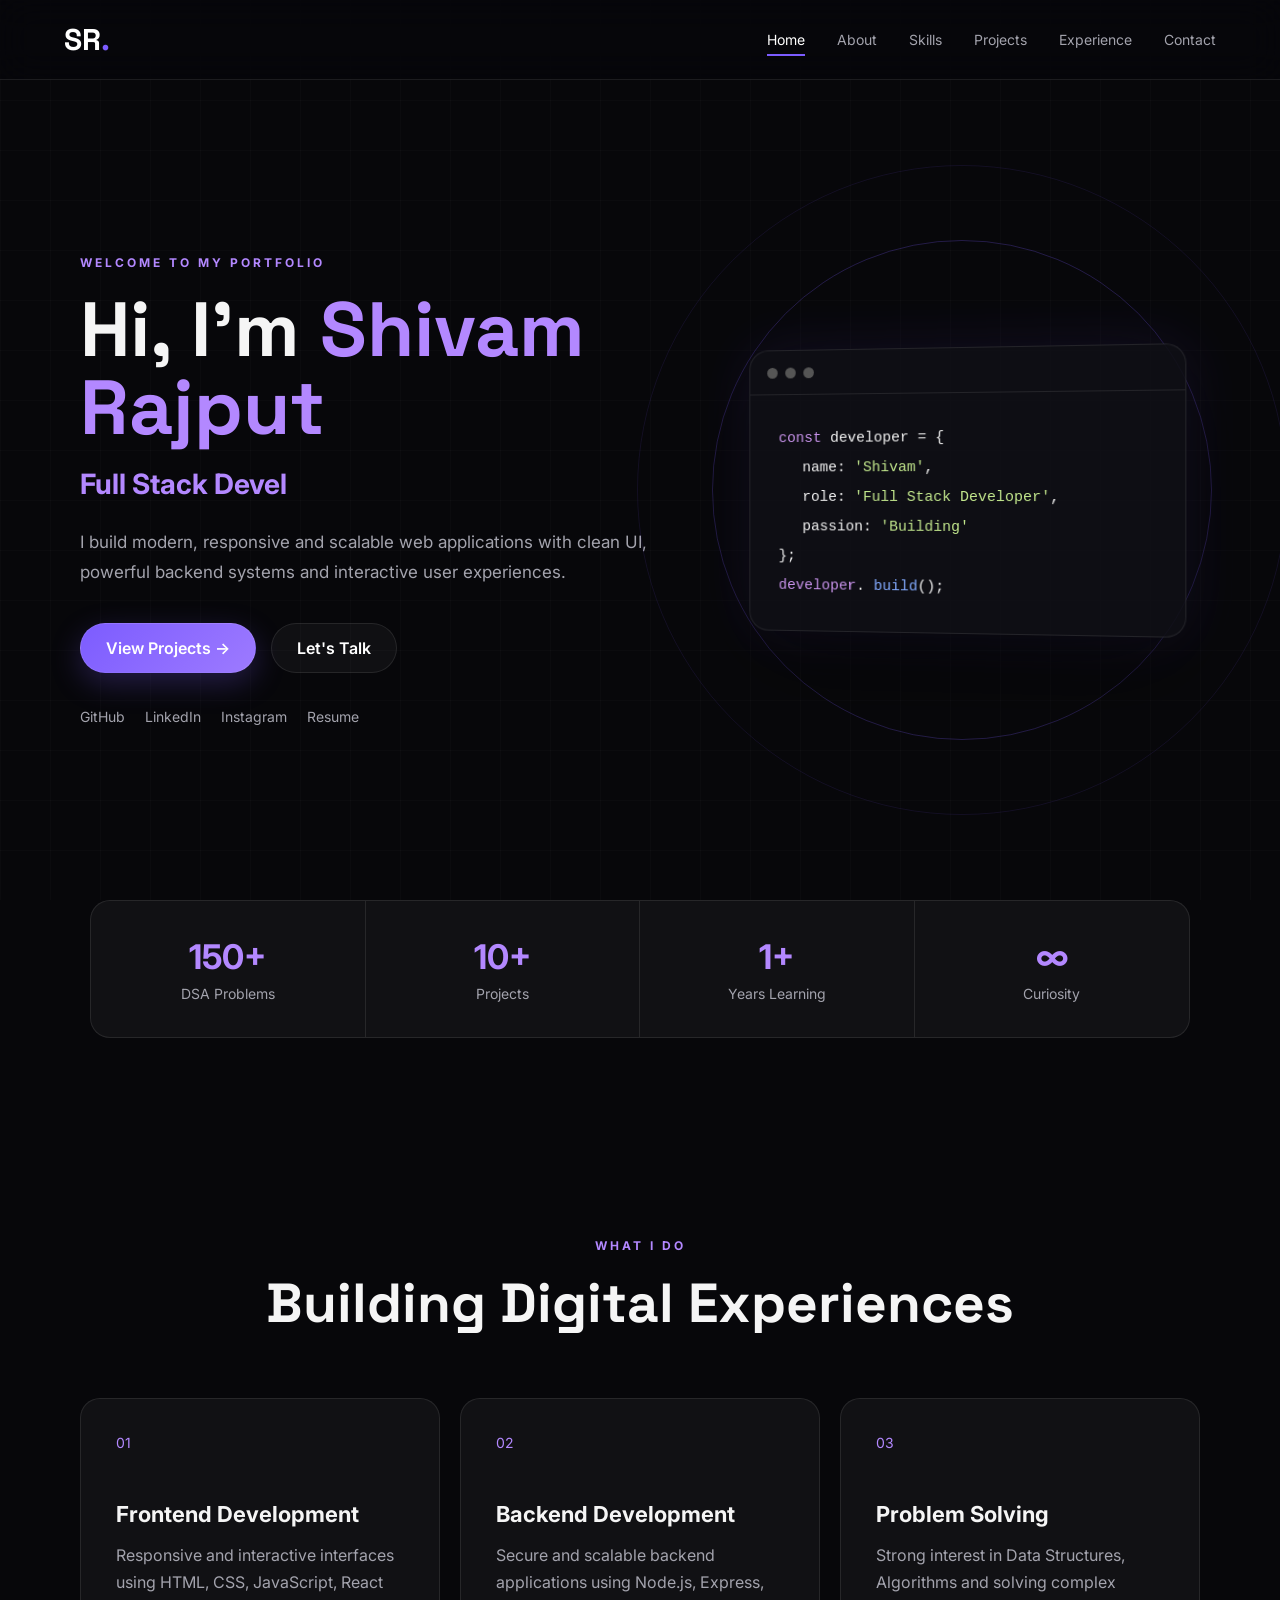
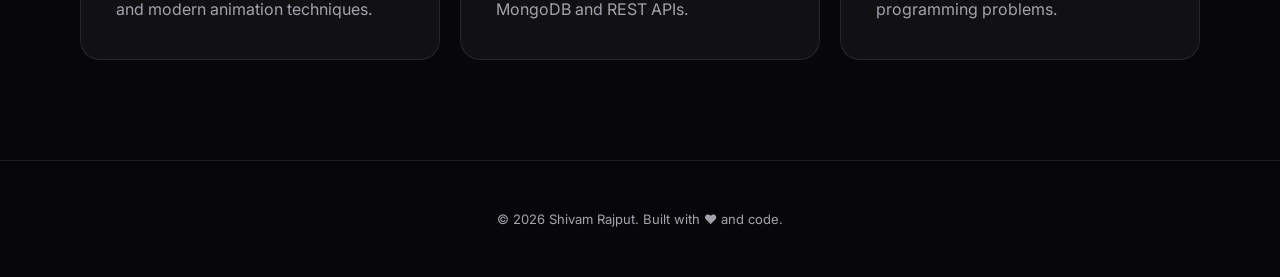
<file: index.html>
<!DOCTYPE html>
<html lang="en">
<head>
    <meta charset="UTF-8">
    <meta name="viewport" content="width=device-width, initial-scale=1.0">
    <title>Shivam Rajput | Full Stack Developer</title>
    <link rel="stylesheet" href="css/style.css">
</head>

<body>

<header class="navbar">
    <a href="index.html" class="logo">SR<span>.</span></a>

    <button class="menu-btn" id="menuBtn">☰</button>

    <nav id="navMenu">
        <a href="index.html" class="active">Home</a>
        <a href="about.html">About</a>
        <a href="skills.html">Skills</a>
        <a href="projects.html">Projects</a>
        <a href="experience.html">Experience</a>
        <a href="contact.html">Contact</a>
    </nav>
</header>

<main>

<section class="hero">

    <div class="hero-content reveal">

        <p class="hero-tag">WELCOME TO MY PORTFOLIO</p>

        <h1>
            Hi, I'm <span>Shivam Rajput</span>
        </h1>

        <h2>
            <span id="typing"></span>
        </h2>

        <p class="hero-description">
            I build modern, responsive and scalable web applications
            with clean UI, powerful backend systems and interactive
            user experiences.
        </p>

        <div class="hero-buttons">
            <a href="projects.html" class="btn primary">View Projects →</a>
            <a href="contact.html" class="btn secondary">Let's Talk</a>
        </div>

        <div class="social-links">
            <a href="https://github.com/shivam7067" target="_blank">GitHub</a>
            <a href="https://www.linkedin.com/in/shivam-rajput-a454b332a" target="_blank">LinkedIn</a>
            <a href="https://www.instagram.com/im.shivam.rajput?igsi=MTFmNzdsOXFkaWQyaQ==" target="_blank">Instagram</a>
            <a href="/Shivam_Rajput_Resume1 (1).pdf" target="_blank">Resume</a>
        </div>

    </div>

    <div class="hero-visual reveal">

        <div class="orbit orbit1"></div>
        <div class="orbit orbit2"></div>

        <div class="developer-card">

            <div class="card-top">
                <span></span>
                <span></span>
                <span></span>
            </div>

            <div class="code">
                <p><span class="purple">const</span> developer = {</p>

                <p class="indent">
                    name:
                    <span class="green">'Shivam'</span>,
                </p>

                <p class="indent">
                    role:
                    <span class="green">'Full Stack Developer'</span>,
                </p>

                <p class="indent">
                    passion:
                    <span class="green">'Building'</span>
                </p>

                <p>};</p>

                <p>
                    <span class="purple">developer</span>.
                    <span class="blue">build</span>();
                </p>
            </div>

        </div>

    </div>

</section>


<section class="stats">

    <div class="stat reveal">
        <h3>150+</h3>
        <p>DSA Problems</p>
    </div>

    <div class="stat reveal">
        <h3>10+</h3>
        <p>Projects</p>
    </div>

    <div class="stat reveal">
        <h3>1+</h3>
        <p>Years Learning</p>
    </div>

    <div class="stat reveal">
        <h3>∞</h3>
        <p>Curiosity</p>
    </div>

</section>


<section class="home-section">

    <div class="section-heading reveal">
        <p>WHAT I DO</p>
        <h2>Building Digital Experiences</h2>
    </div>

    <div class="service-grid">

        <div class="service-card reveal">
            <div class="service-icon">01</div>
            <h3>Frontend Development</h3>
            <p>
                Responsive and interactive interfaces using HTML,
                CSS, JavaScript, React and modern animation techniques.
            </p>
        </div>

        <div class="service-card reveal">
            <div class="service-icon">02</div>
            <h3>Backend Development</h3>
            <p>
                Secure and scalable backend applications using
                Node.js, Express, MongoDB and REST APIs.
            </p>
        </div>

        <div class="service-card reveal">
            <div class="service-icon">03</div>
            <h3>Problem Solving</h3>
            <p>
                Strong interest in Data Structures, Algorithms and
                solving complex programming problems.
            </p>
        </div>

    </div>

</section>

</main>

<footer>
    <p>© 2026 Shivam Rajput. Built with ❤️ and code.</p>
</footer>

<script src="js/script.js"></script>
</body>


</html>
</file>
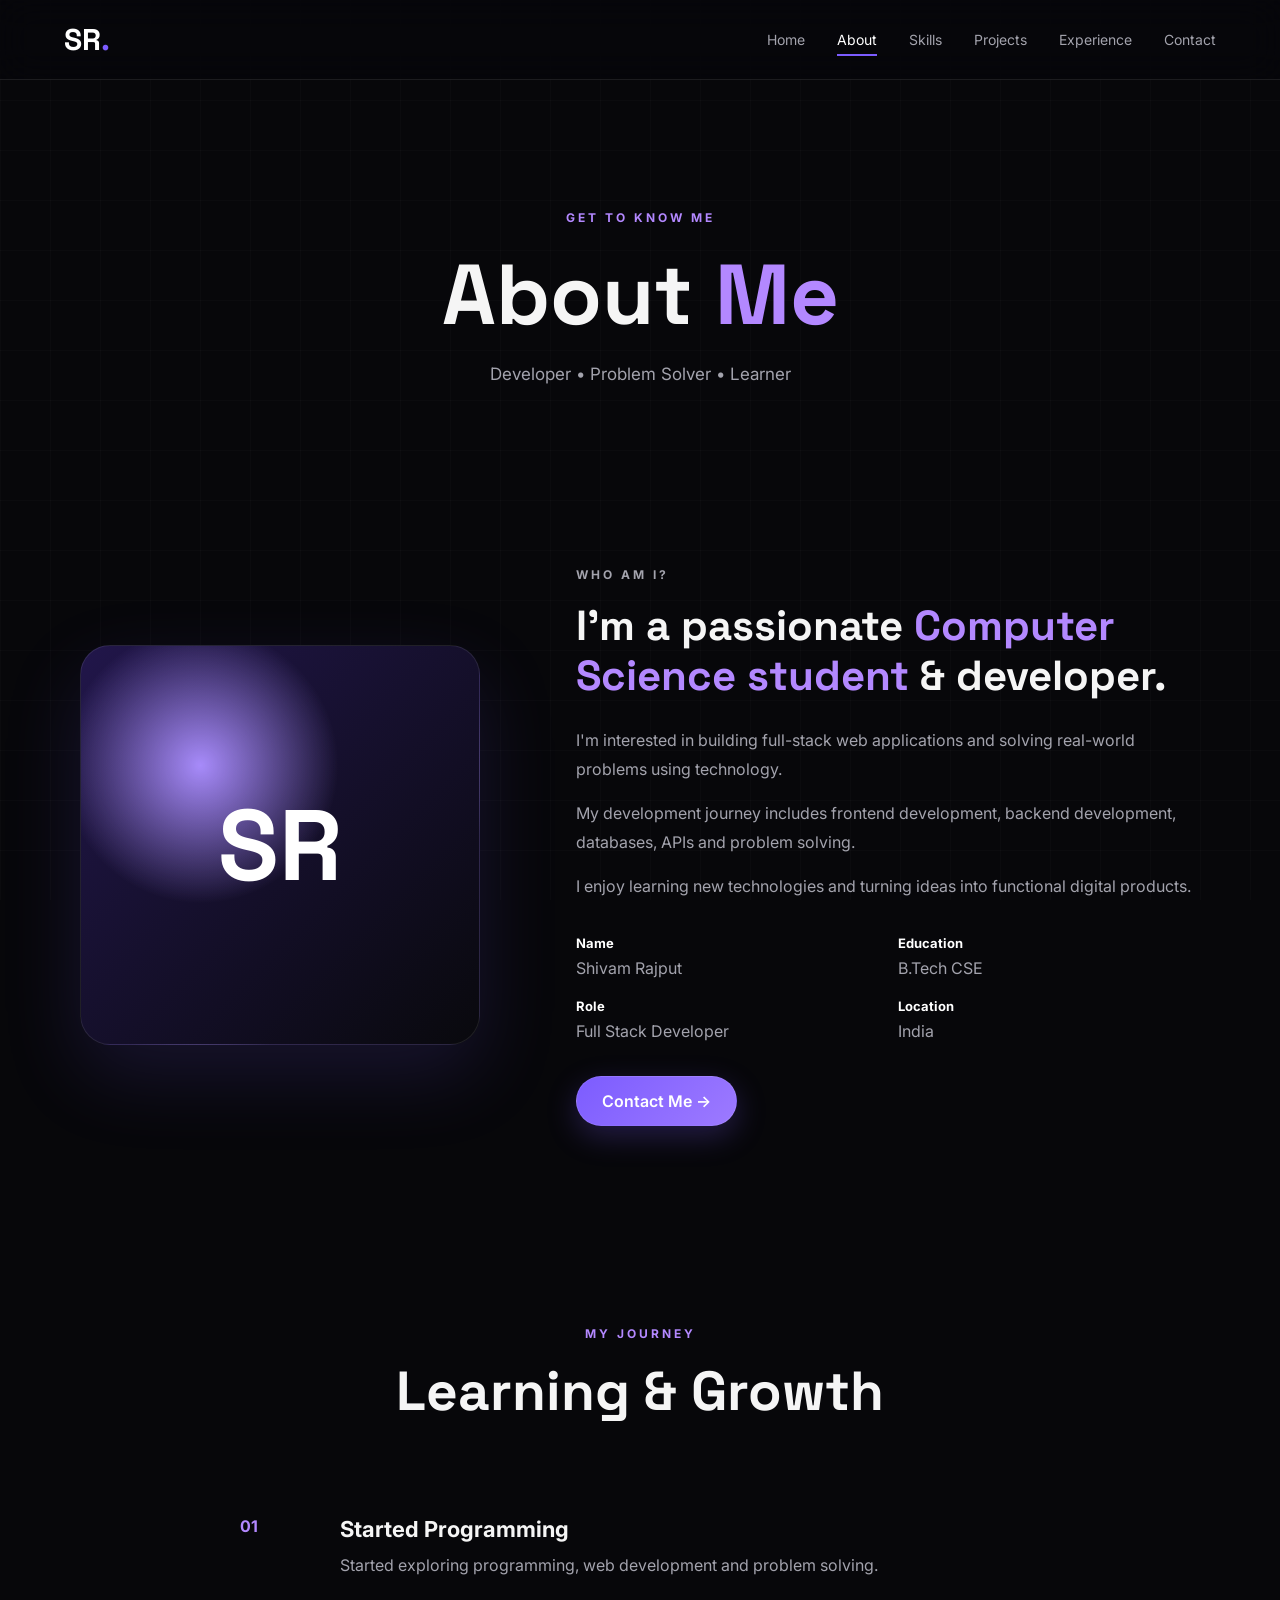
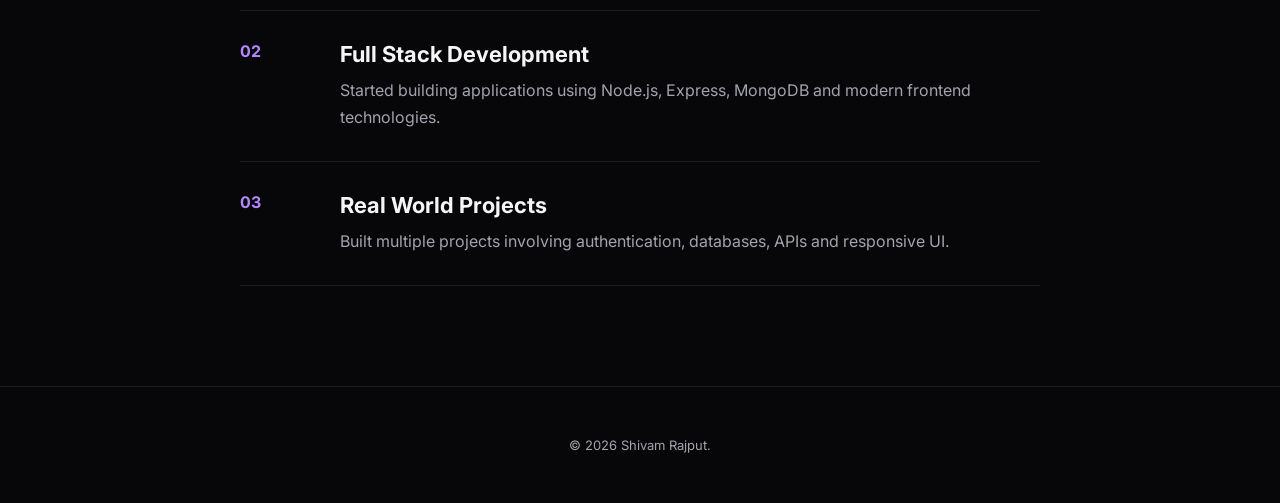
<file: about.html>
<!DOCTYPE html>
<html lang="en">
<head>
    <meta charset="UTF-8">
    <meta name="viewport" content="width=device-width, initial-scale=1.0">
    <title>About | Shivam Rajput</title>
    <link rel="stylesheet" href="css/style.css">
</head>

<body>

<header class="navbar">

    <a href="index.html" class="logo">SR<span>.</span></a>

    <button class="menu-btn" id="menuBtn">☰</button>

    <nav id="navMenu">
        <a href="index.html">Home</a>
        <a href="about.html" class="active">About</a>
        <a href="skills.html">Skills</a>
        <a href="projects.html">Projects</a>
        <a href="experience.html">Experience</a>
        <a href="contact.html">Contact</a>
    </nav>

</header>


<main>

<section class="page-hero">

    <p>GET TO KNOW ME</p>

    <h1>About <span>Me</span></h1>

    <p>
        Developer • Problem Solver • Learner
    </p>

</section>


<section class="about-section">

    <div class="about-image reveal">

        <div class="profile-placeholder">
            <span>SR</span>
        </div>

    </div>


    <div class="about-content reveal">

        <p class="small-title">WHO AM I?</p>

        <h2>
            I'm a passionate
            <span>Computer Science student</span>
            & developer.
        </h2>

        <p>
            I'm interested in building full-stack web applications
            and solving real-world problems using technology.
        </p>

        <p>
            My development journey includes frontend development,
            backend development, databases, APIs and problem solving.
        </p>

        <p>
            I enjoy learning new technologies and turning ideas into
            functional digital products.
        </p>

        <div class="info-grid">

            <div>
                <strong>Name</strong>
                <span>Shivam Rajput</span>
            </div>

            <div>
                <strong>Education</strong>
                <span>B.Tech CSE</span>
            </div>

            <div>
                <strong>Role</strong>
                <span>Full Stack Developer</span>
            </div>

            <div>
                <strong>Location</strong>
                <span>India</span>
            </div>

        </div>

        <a href="contact.html" class="btn primary">
            Contact Me →
        </a>

    </div>

</section>


<section class="timeline-section">

    <div class="section-heading">
        <p>MY JOURNEY</p>
        <h2>Learning & Growth</h2>
    </div>

    <div class="timeline">

        <div class="timeline-item reveal">
            <span>01</span>
            <div>
                <h3>Started Programming</h3>
                <p>
                    Started exploring programming, web development
                    and problem solving.
                </p>
            </div>
        </div>

        <div class="timeline-item reveal">
            <span>02</span>
            <div>
                <h3>Full Stack Development</h3>
                <p>
                    Started building applications using Node.js,
                    Express, MongoDB and modern frontend technologies.
                </p>
            </div>
        </div>

        <div class="timeline-item reveal">
            <span>03</span>
            <div>
                <h3>Real World Projects</h3>
                <p>
                    Built multiple projects involving authentication,
                    databases, APIs and responsive UI.
                </p>
            </div>
        </div>

    </div>

</section>

</main>


<footer>
    <p>© 2026 Shivam Rajput.</p>
</footer>

<script src="js/script.js"></script>

</body>


</html>
</file>
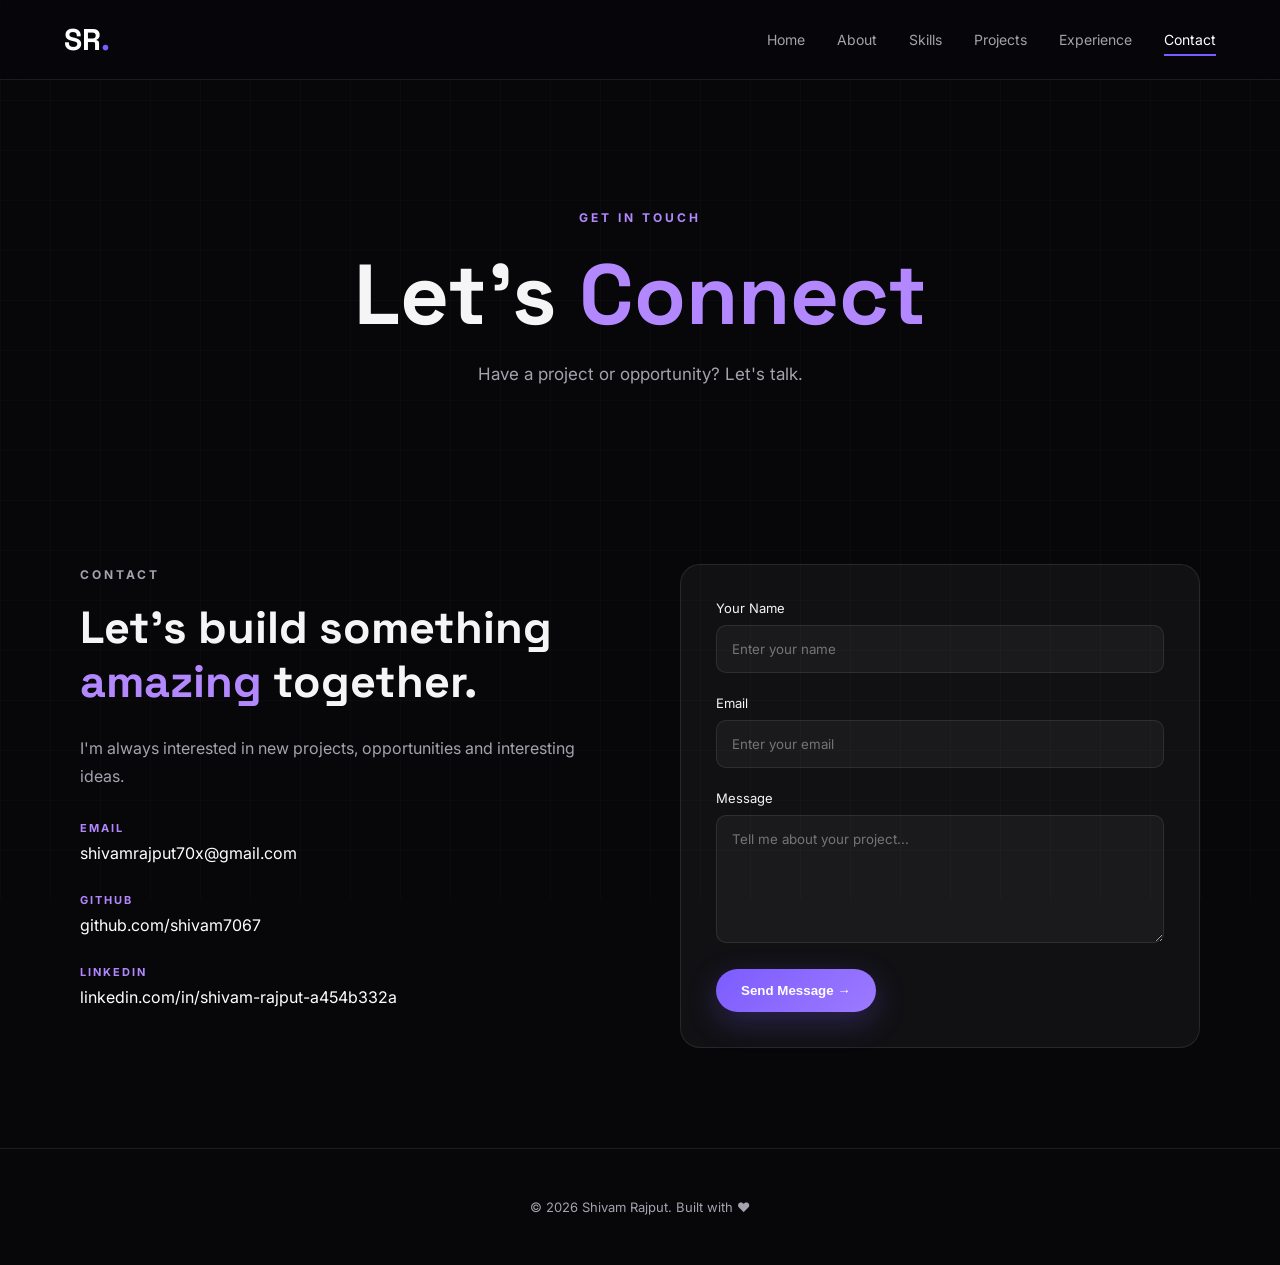
<file: contact.html>
<!DOCTYPE html>
<html lang="en">

<head>

    <meta charset="UTF-8">
    <meta name="viewport" content="width=device-width, initial-scale=1.0">

    <title>Contact | Shivam Rajput</title>

    <link rel="stylesheet" href="css/style.css">

</head>

<body>

<header class="navbar">

    <a href="index.html" class="logo">SR<span>.</span></a>

    <button class="menu-btn" id="menuBtn">☰</button>

    <nav id="navMenu">

        <a href="index.html">Home</a>

        <a href="about.html">About</a>

        <a href="skills.html">Skills</a>

        <a href="projects.html">Projects</a>

        <a href="experience.html">Experience</a>

        <a href="contact.html" class="active">Contact</a>

    </nav>

</header>


<main>

<section class="page-hero">

    <p>GET IN TOUCH</p>

    <h1>Let's <span>Connect</span></h1>

    <p>
        Have a project or opportunity? Let's talk.
    </p>

</section>


<section class="contact-section">

    <div class="contact-info reveal">

        <p class="small-title">CONTACT</p>

        <h2>
            Let's build something
            <span>amazing</span> together.
        </h2>

        <p>
            I'm always interested in new projects, opportunities
            and interesting ideas.
        </p>

        <div class="contact-item">

            <span>EMAIL</span>

            <a href="mailto:shivamrajput70x@gmail.com">
                shivamrajput70x@gmail.com
            </a>

        </div>

        <div class="contact-item">

            <span>GITHUB</span>

            <a href="https://github.com/shivam7067" target="_blank">
                github.com/shivam7067
            </a>

        </div>

        <div class="contact-item">

            <span>LINKEDIN</span>

            <a href="https://www.linkedin.com/in/shivam-rajput-a454b332a" target="_blank">
                linkedin.com/in/shivam-rajput-a454b332a
            </a>

        </div>

    </div>


    <form class="contact-form reveal">

        <div class="input-group">

            <label>Your Name</label>

            <input
                type="text"
                placeholder="Enter your name"
                required
            >

        </div>


        <div class="input-group">

            <label>Email</label>

            <input
                type="email"
                placeholder="Enter your email"
                required
            >

        </div>


        <div class="input-group">

            <label>Message</label>

            <textarea
                rows="6"
                placeholder="Tell me about your project..."
                required
            ></textarea>

        </div>


        <button type="submit" class="btn primary">
            Send Message →
        </button>

    </form>

</section>

</main>


<footer>

    <p>
        © 2026 Shivam Rajput. Built with ❤️
    </p>

</footer>


<script src="js/script.js"></script>

</body>



</html>
</file>
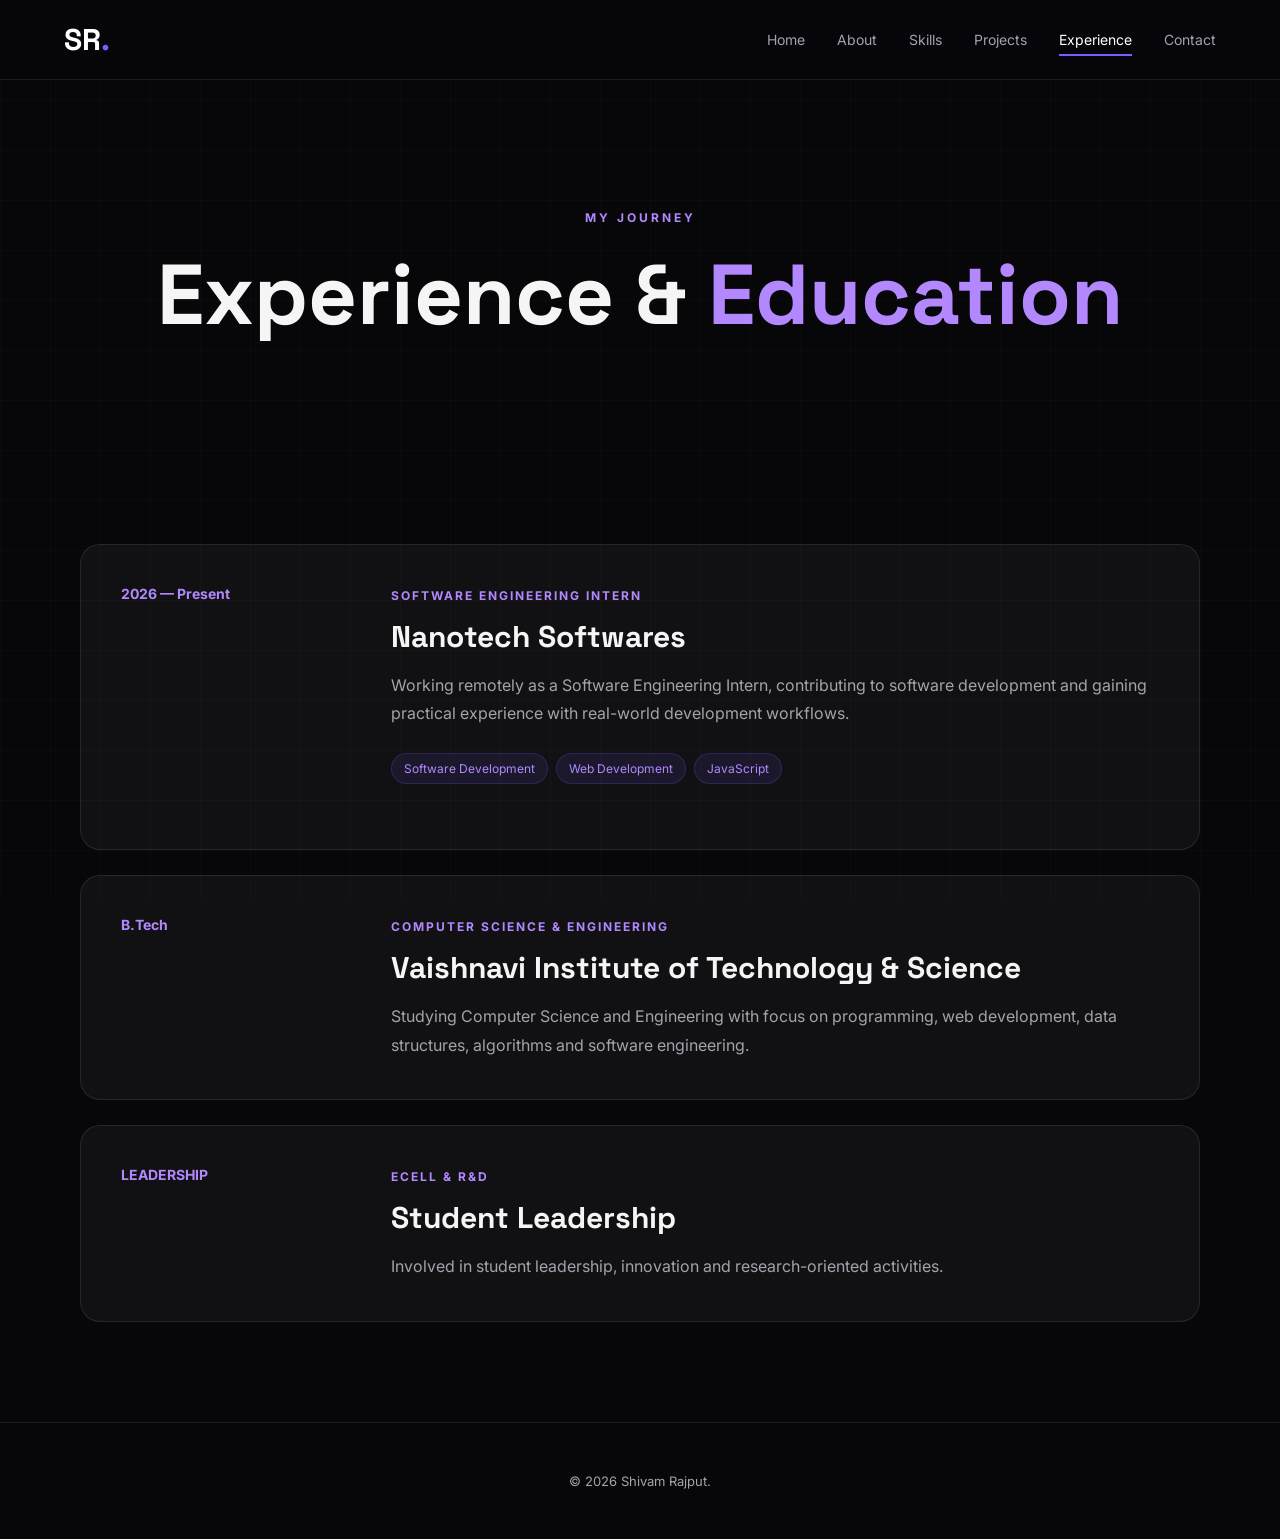
<file: experience.html>
<!DOCTYPE html>
<html lang="en">

<head>

    <meta charset="UTF-8">
    <meta name="viewport" content="width=device-width, initial-scale=1.0">

    <title>Experience | Shivam Rajput</title>

    <link rel="stylesheet" href="css/style.css">

</head>

<body>

<header class="navbar">

    <a href="index.html" class="logo">SR<span>.</span></a>

    <button class="menu-btn" id="menuBtn">☰</button>

    <nav id="navMenu">
        <a href="index.html">Home</a>
        <a href="about.html">About</a>
        <a href="skills.html">Skills</a>
        <a href="projects.html">Projects</a>
        <a href="experience.html" class="active">Experience</a>
        <a href="contact.html">Contact</a>
    </nav>

</header>


<main>

<section class="page-hero">

    <p>MY JOURNEY</p>

    <h1>Experience & <span>Education</span></h1>

</section>


<section class="experience-section">

    <div class="experience-card reveal">

        <div class="experience-date">
            2026 — Present
        </div>

        <div class="experience-info">

            <p>SOFTWARE ENGINEERING INTERN</p>

            <h2>Nanotech Softwares</h2>

            <p>
                Working remotely as a Software Engineering Intern,
                contributing to software development and gaining
                practical experience with real-world development
                workflows.
            </p>

            <div class="tags">
                <span>Software Development</span>
                <span>Web Development</span>
                <span>JavaScript</span>
            </div>

        </div>

    </div>


    <div class="experience-card reveal">

        <div class="experience-date">
            B.Tech
        </div>

        <div class="experience-info">

            <p>COMPUTER SCIENCE & ENGINEERING</p>

            <h2>Vaishnavi Institute of Technology & Science</h2>

            <p>
                Studying Computer Science and Engineering with focus
                on programming, web development, data structures,
                algorithms and software engineering.
            </p>

        </div>

    </div>


    <div class="experience-card reveal">

        <div class="experience-date">
            LEADERSHIP
        </div>

        <div class="experience-info">

            <p>ECELL & R&D</p>

            <h2>Student Leadership</h2>

            <p>
                Involved in student leadership, innovation and
                research-oriented activities.
            </p>

        </div>

    </div>

</section>

</main>


<footer>
    <p>© 2026 Shivam Rajput.</p>
</footer>

<script src="js/script.js"></script>

</body>


</html>
</file>
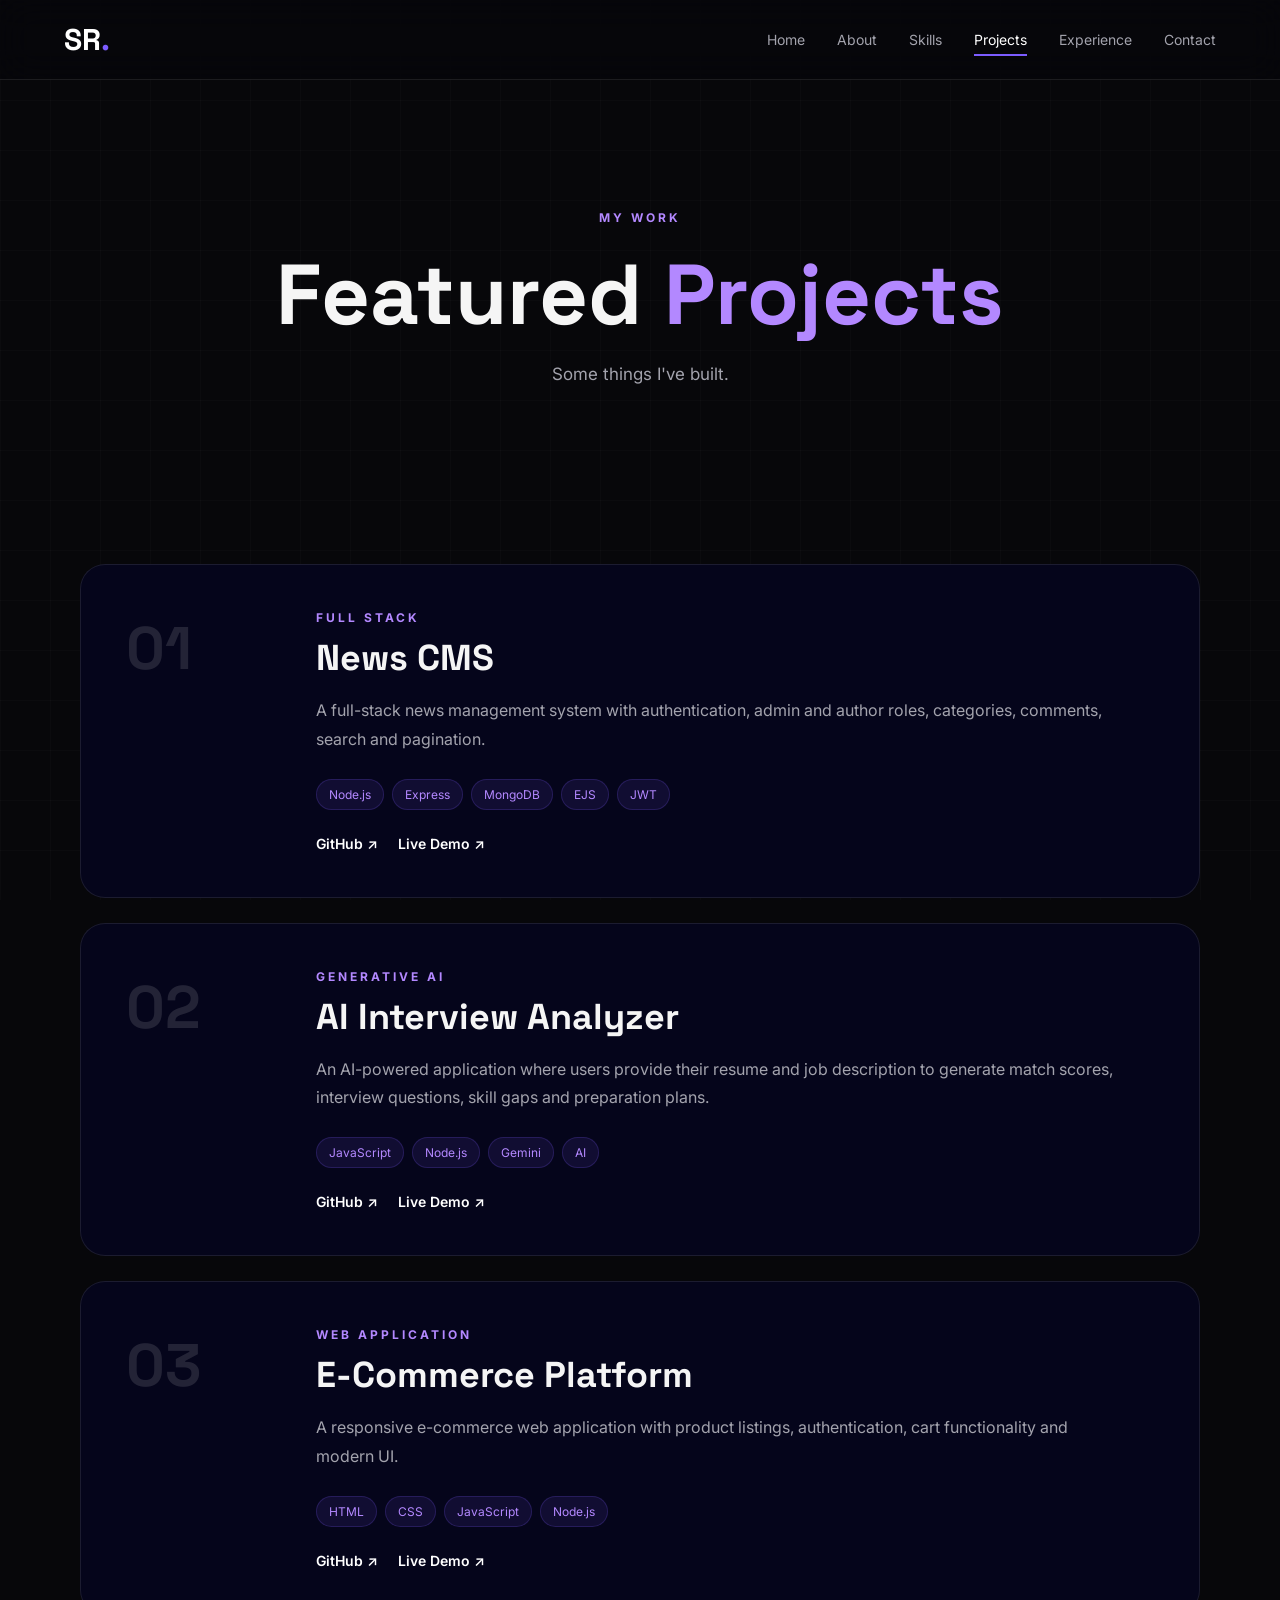
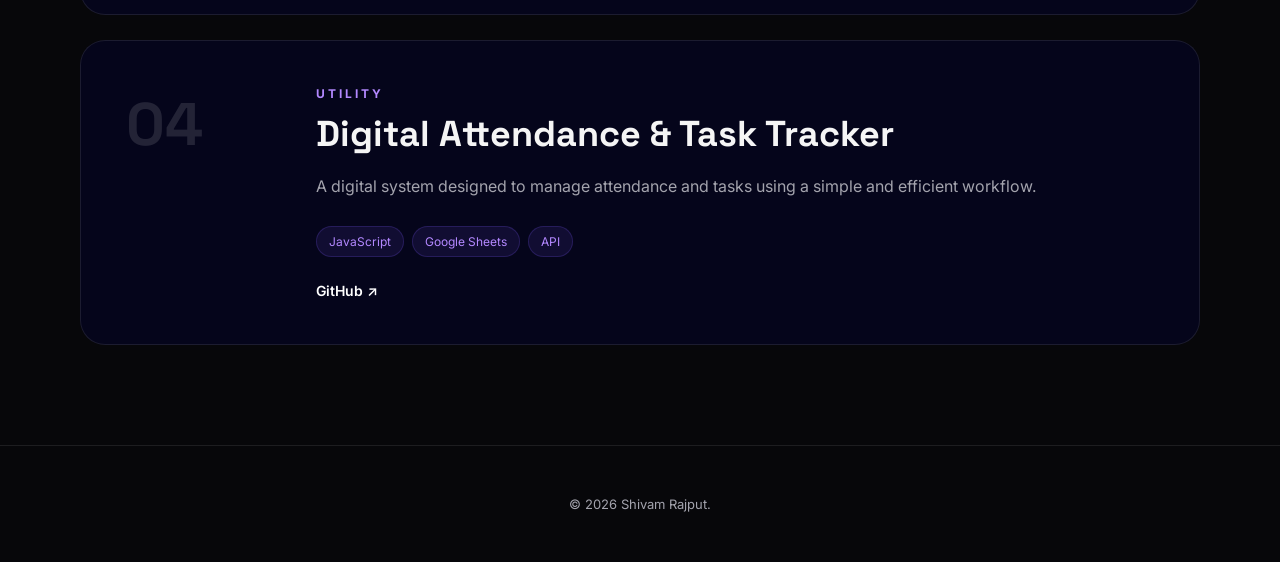
<file: projects.html>
<!DOCTYPE html>
<html lang="en">

<head>

    <meta charset="UTF-8">
    <meta name="viewport" content="width=device-width, initial-scale=1.0">

    <title>Projects | Shivam Rajput</title>

    <link rel="stylesheet" href="css/style.css">

</head>

<body>

<header class="navbar">

    <a href="index.html" class="logo">SR<span>.</span></a>

    <button class="menu-btn" id="menuBtn">☰</button>

    <nav id="navMenu">
        <a href="index.html">Home</a>
        <a href="about.html">About</a>
        <a href="skills.html">Skills</a>
        <a href="projects.html" class="active">Projects</a>
        <a href="experience.html">Experience</a>
        <a href="contact.html">Contact</a>
    </nav>

</header>


<main>

<section class="page-hero">

    <p>MY WORK</p>

    <h1>Featured <span>Projects</span></h1>

    <p>
        Some things I've built.
    </p>

</section>


<section class="projects-section">

    <div class="project-card reveal">

        <div class="project-number">01</div>

        <div class="project-content">

            <p class="project-type">FULL STACK</p>

            <h2>News CMS</h2>

            <p>
                A full-stack news management system with authentication,
                admin and author roles, categories, comments, search
                and pagination.
            </p>

            <div class="tags">
                <span>Node.js</span>
                <span>Express</span>
                <span>MongoDB</span>
                <span>EJS</span>
                <span>JWT</span>
            </div>

            <div class="project-links">
                <a href="#" target="_blank">GitHub ↗</a>
                <a href="#" target="_blank">Live Demo ↗</a>
            </div>

        </div>

    </div>


    <div class="project-card reveal">

        <div class="project-number">02</div>

        <div class="project-content">

            <p class="project-type">GENERATIVE AI</p>

            <h2>AI Interview Analyzer</h2>

            <p>
                An AI-powered application where users provide their
                resume and job description to generate match scores,
                interview questions, skill gaps and preparation plans.
            </p>

            <div class="tags">
                <span>JavaScript</span>
                <span>Node.js</span>
                <span>Gemini</span>
                <span>AI</span>
            </div>

            <div class="project-links">
                <a href="#" target="_blank">GitHub ↗</a>
                <a href="#" target="_blank">Live Demo ↗</a>
            </div>

        </div>

    </div>


    <div class="project-card reveal">

        <div class="project-number">03</div>

        <div class="project-content">

            <p class="project-type">WEB APPLICATION</p>

            <h2>E-Commerce Platform</h2>

            <p>
                A responsive e-commerce web application with product
                listings, authentication, cart functionality and
                modern UI.
            </p>

            <div class="tags">
                <span>HTML</span>
                <span>CSS</span>
                <span>JavaScript</span>
                <span>Node.js</span>
            </div>

            <div class="project-links">
                <a href="#" target="_blank">GitHub ↗</a>
                <a href="#" target="_blank">Live Demo ↗</a>
            </div>

        </div>

    </div>


    <div class="project-card reveal">

        <div class="project-number">04</div>

        <div class="project-content">

            <p class="project-type">UTILITY</p>

            <h2>Digital Attendance & Task Tracker</h2>

            <p>
                A digital system designed to manage attendance and
                tasks using a simple and efficient workflow.
            </p>

            <div class="tags">
                <span>JavaScript</span>
                <span>Google Sheets</span>
                <span>API</span>
            </div>

            <div class="project-links">
                <a href="#" target="_blank">GitHub ↗</a>
            </div>

        </div>

    </div>

</section>

</main>


<footer>
    <p>© 2026 Shivam Rajput.</p>
</footer>

<script src="js/script.js"></script>

</body>

<script src="js/script.js"></script>



</html>
</file>
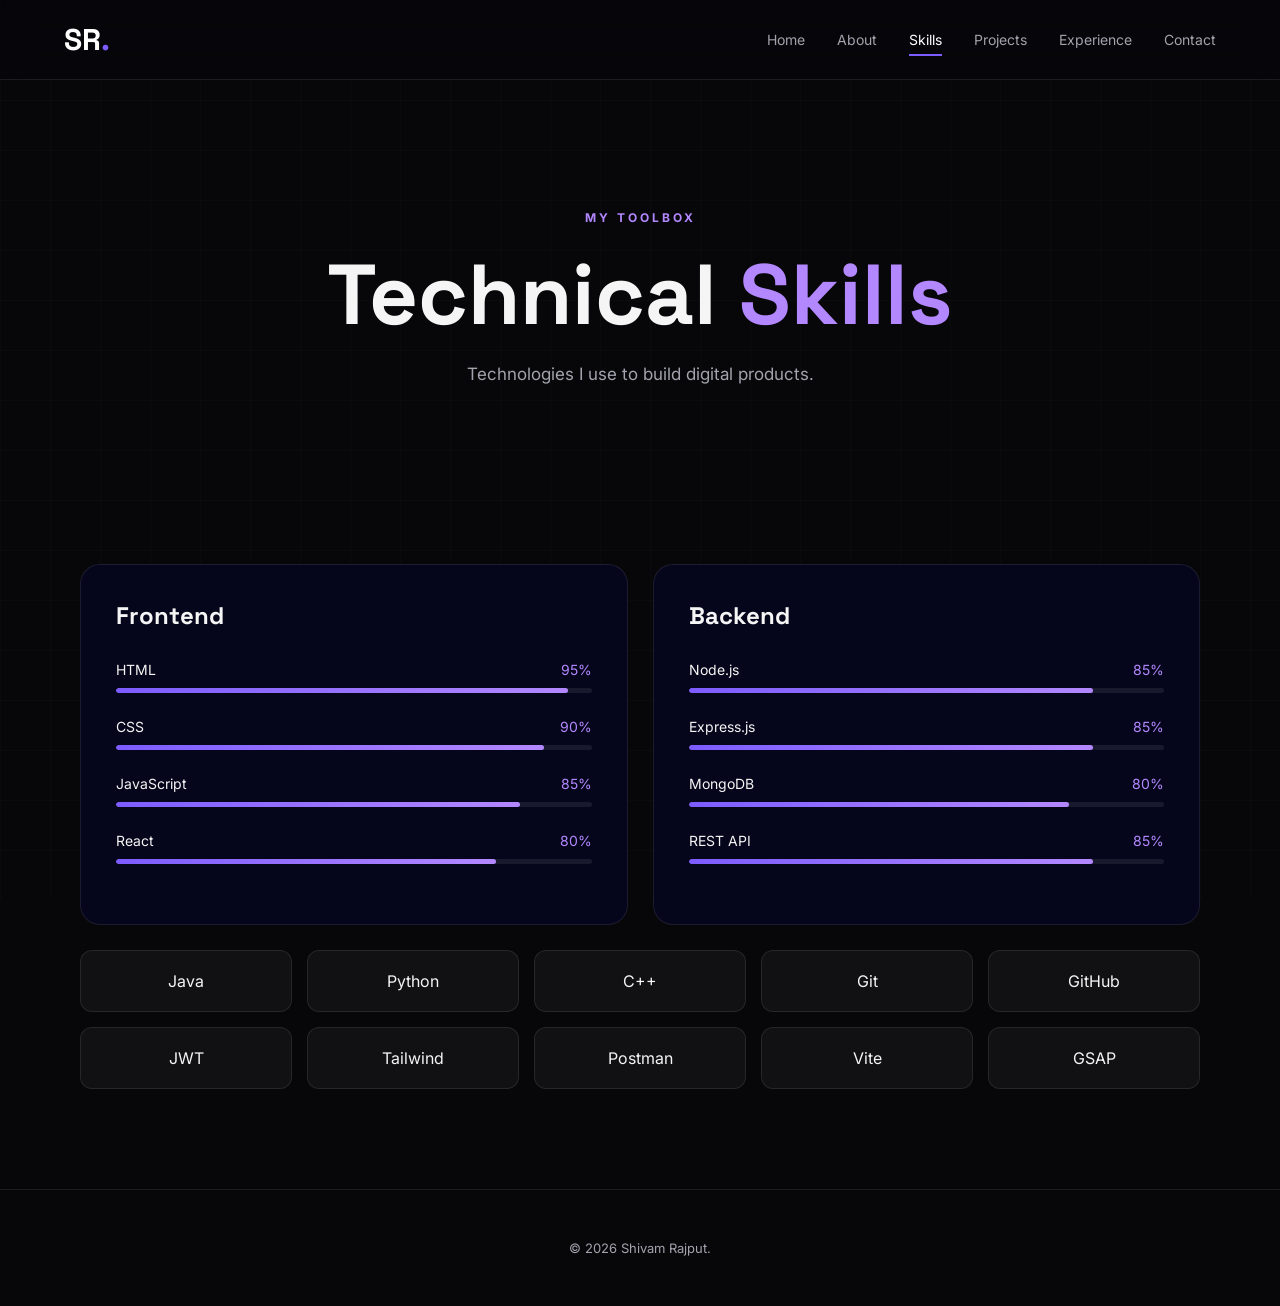
<file: skills.html>
<!DOCTYPE html>
<html lang="en">

<head>
    <meta charset="UTF-8">
    <meta name="viewport" content="width=device-width, initial-scale=1.0">
    <title>Skills | Shivam Rajput</title>

    <link rel="stylesheet" href="css/style.css">
</head>

<body>

<header class="navbar">

    <a href="index.html" class="logo">SR<span>.</span></a>

    <button class="menu-btn" id="menuBtn">☰</button>

    <nav id="navMenu">
        <a href="index.html">Home</a>
        <a href="about.html">About</a>
        <a href="skills.html" class="active">Skills</a>
        <a href="projects.html">Projects</a>
        <a href="experience.html">Experience</a>
        <a href="contact.html">Contact</a>
    </nav>

</header>


<main>

<section class="page-hero">

    <p>MY TOOLBOX</p>

    <h1>Technical <span>Skills</span></h1>

    <p>
        Technologies I use to build digital products.
    </p>

</section>


<section class="skills-section">

    <div class="skills-category reveal">

        <h2>Frontend</h2>

        <div class="skill-list">

            <div class="skill">
                <div>
                    <span>HTML</span>
                    <span>95%</span>
                </div>
                <div class="progress">
                    <span style="width:95%"></span>
                </div>
            </div>

            <div class="skill">
                <div>
                    <span>CSS</span>
                    <span>90%</span>
                </div>
                <div class="progress">
                    <span style="width:90%"></span>
                </div>
            </div>

            <div class="skill">
                <div>
                    <span>JavaScript</span>
                    <span>85%</span>
                </div>
                <div class="progress">
                    <span style="width:85%"></span>
                </div>
            </div>

            <div class="skill">
                <div>
                    <span>React</span>
                    <span>80%</span>
                </div>
                <div class="progress">
                    <span style="width:80%"></span>
                </div>
            </div>

        </div>

    </div>


    <div class="skills-category reveal">

        <h2>Backend</h2>

        <div class="skill-list">

            <div class="skill">
                <div>
                    <span>Node.js</span>
                    <span>85%</span>
                </div>
                <div class="progress">
                    <span style="width:85%"></span>
                </div>
            </div>

            <div class="skill">
                <div>
                    <span>Express.js</span>
                    <span>85%</span>
                </div>
                <div class="progress">
                    <span style="width:85%"></span>
                </div>
            </div>

            <div class="skill">
                <div>
                    <span>MongoDB</span>
                    <span>80%</span>
                </div>
                <div class="progress">
                    <span style="width:80%"></span>
                </div>
            </div>

            <div class="skill">
                <div>
                    <span>REST API</span>
                    <span>85%</span>
                </div>
                <div class="progress">
                    <span style="width:85%"></span>
                </div>
            </div>

        </div>

    </div>


    <div class="tech-grid reveal">

        <div>Java</div>
        <div>Python</div>
        <div>C++</div>
        <div>Git</div>
        <div>GitHub</div>
        <div>JWT</div>
        <div>Tailwind</div>
        <div>Postman</div>
        <div>Vite</div>
        <div>GSAP</div>

    </div>

</section>

</main>


<footer>
    <p>© 2026 Shivam Rajput.</p>
</footer>

<script src="js/script.js"></script>

</body>



</html>
</file>
<file: css/style.css>
@import url('https://fonts.googleapis.com/css2?family=Inter:wght@400;500;600;700;800&family=Space+Grotesk:wght@400;500;600;700&display=swap');


:root {
    --bg: #07070a;
    --bg2: #0d0d12;
    --card: rgba(255,255,255,0.045);

    --text: #f5f5f5;
    --muted: #a3a3ad;

    --primary: #7c5cff;
    --primary2: #b388ff;

    --border: rgba(255,255,255,0.09);

    --container: 1180px;
}

* {
    margin: 0;
    padding: 0;
    box-sizing: border-box;
}

html {
    scroll-behavior: smooth;
}

body {
    background: var(--bg);

    color: var(--text);
    font-family: Inter, sans-serif;
    min-height: 100vh;
    overflow-x: hidden;
}

body::before {
    content: "";
    position: fixed;
    inset: 0;

    background-image:
        linear-gradient(rgba(255,255,255,0.018) 1px, transparent 1px),
        linear-gradient(90deg, rgba(255,255,255,0.018) 1px, transparent 1px);

    background-size: 50px 50px;
    pointer-events: none;
    z-index: -1;
}


/* NAVBAR */

.navbar {
    height: 80px;
    display: flex;
    align-items: center;
    justify-content: space-between;
    padding: 0 5%;
    position: sticky;
    top: 0;
    z-index: 1000;
    backdrop-filter: blur(18px);
    background: rgba(7,7,10,0.7);
    border-bottom: 1px solid var(--border);
}

.logo {
    font-family: "Space Grotesk", sans-serif;
    font-size: 30px;
    font-weight: 800;
    color: white;
    text-decoration: none;
}

.logo span {
    color: var(--primary);
}

nav {
    display: flex;
    gap: 32px;
}

nav a {
    color: var(--muted);
    text-decoration: none;
    font-size: 14px;
    transition: 0.3s;
    position: relative;
}

nav a::after {
    content: "";
    position: absolute;
    left: 0;
    bottom: -8px;
    width: 0;
    height: 2px;
    background: var(--primary);
    transition: 0.3s;
}

nav a:hover,
nav a.active {
    color: white;
}

nav a:hover::after,
nav a.active::after {
    width: 100%;
}

.menu-btn {
    display: none;
    border: none;
    background: transparent;
    color: white;
    font-size: 28px;
    cursor: pointer;
}


/* HERO */

.hero {
    max-width: var(--container);
    margin: auto;
    min-height: calc(100vh - 80px);
    display: grid;
    grid-template-columns: 1.1fr 0.9fr;
    align-items: center;
    gap: 60px;
    padding: 80px 30px;
}

.hero-tag,
.page-hero > p:first-child,
.small-title,
.project-type {
    color: var(--primary2);
    letter-spacing: 3px;
    font-size: 12px;
    font-weight: 700;
}

.hero h1 {
    font-family: "Space Grotesk", sans-serif;
    font-size: clamp(48px, 6vw, 82px);
    line-height: 1.02;
    margin: 20px 0;
}

.hero h1 span,
.hero h2 span,
.page-hero h1 span,
.about-content span,
.contact-info span {
    color: var(--primary2);
}

.hero h2 {
    font-size: 28px;
    min-height: 40px;
    margin-bottom: 20px;
}

.hero-description {
    max-width: 650px;
    color: var(--muted);
    line-height: 1.8;
    font-size: 17px;
}

.hero-buttons {
    display: flex;
    gap: 15px;
    margin-top: 35px;
}

.btn {
    display: inline-block;
    padding: 14px 25px;
    border-radius: 50px;
    text-decoration: none;
    font-weight: 600;
    transition: 0.3s;
    border: 1px solid var(--border);
}

.btn.primary {
    color: white;
    background: linear-gradient(135deg, var(--primary), #9d7aff);
    box-shadow: 0 10px 30px rgba(124,92,255,0.25);
}

.btn.primary:hover {
    transform: translateY(-4px);
    box-shadow: 0 15px 40px rgba(124,92,255,0.4);
}

.btn.secondary {
    color: white;
    background: rgba(255,255,255,0.04);
}

.btn.secondary:hover {
    background: rgba(255,255,255,0.1);
    transform: translateY(-4px);
}

.social-links {
    display: flex;
    gap: 20px;
    margin-top: 35px;
}

.social-links a {
    color: var(--muted);
    text-decoration: none;
    font-size: 14px;
    transition: 0.3s;
}

.social-links a:hover {
    color: var(--primary2);
}


/* CODE CARD */

.hero-visual {
    display: flex;
    justify-content: center;
    align-items: center;
    position: relative;
}

.developer-card {
    width: 440px;
    max-width: 100%;
    background: rgba(15,15,22,0.9);
    border: 1px solid var(--border);
    border-radius: 20px;
    box-shadow:
        0 30px 100px rgba(0,0,0,0.5),
        0 0 60px rgba(124,92,255,0.12);
    overflow: hidden;
    transform: perspective(1000px) rotateY(-7deg);
    animation: floating 5s ease-in-out infinite;
}

.card-top {
    height: 45px;
    display: flex;
    align-items: center;
    gap: 8px;
    padding: 0 18px;
    border-bottom: 1px solid var(--border);
}

.card-top span {
    width: 11px;
    height: 11px;
    border-radius: 50%;
    background: #555;
}

.code {
    padding: 30px;
    font-family: monospace;
    font-size: 15px;
    line-height: 2;
}

.indent {
    padding-left: 25px;
}

.purple {
    color: #c792ea;
}

.green {
    color: #c3e88d;
}

.blue {
    color: #82aaff;
}

.orbit {
    position: absolute;
    border: 1px solid rgba(124,92,255,0.25);
    border-radius: 50%;
    animation: spin 12s linear infinite;
}

.orbit1 {
    width: 500px;
    height: 500px;
}

.orbit2 {
    width: 650px;
    height: 650px;
    animation-direction: reverse;
    opacity: 0.4;
}

@keyframes floating {
    0%,100% {
        transform: perspective(1000px) rotateY(-7deg) translateY(0);
    }
    50% {
        transform: perspective(1000px) rotateY(-7deg) translateY(-15px);
    }
}

@keyframes spin {
    to {
        transform: rotate(360deg);
    }
}


/* STATS */

.stats {
    max-width: 1100px;
    margin: 0 auto 100px;
    display: grid;
    grid-template-columns: repeat(4,1fr);
    border: 1px solid var(--border);
    border-radius: 20px;
    overflow: hidden;
    background: var(--card);
}

.stat {
    padding: 35px;
    text-align: center;
    border-right: 1px solid var(--border);
}

.stat:last-child {
    border: none;
}

.stat h3 {
    font-size: 34px;
    color: var(--primary2);
    margin-bottom: 8px;
}

.stat p {
    color: var(--muted);
    font-size: 14px;
}


/* GENERAL */

.home-section,
.about-section,
.skills-section,
.projects-section,
.experience-section,
.contact-section,
.timeline-section {
    max-width: var(--container);
    margin: auto;
    padding: 100px 30px;
}

.section-heading {
    text-align: center;
    margin-bottom: 60px;
}

.section-heading p {
    color: var(--primary2);
    font-size: 12px;
    letter-spacing: 3px;
    font-weight: 700;
    margin-bottom: 15px;
}

.section-heading h2 {
    font-family: "Space Grotesk";
    font-size: clamp(35px,5vw,55px);
}


/* SERVICES */

.service-grid {
    display: grid;
    grid-template-columns: repeat(3,1fr);
    gap: 20px;
}

.service-card {
    padding: 35px;
    background: var(--card);
    border: 1px solid var(--border);
    border-radius: 20px;
    transition: 0.4s;
    position: relative;
    overflow: hidden;
}

.service-card::before {
    content: "";
    position: absolute;
    width: 150px;
    height: 150px;
    background: var(--primary);
    filter: blur(100px);
    opacity: 0;
    transition: 0.4s;
}

.service-card:hover {
    transform: translateY(-10px);
    border-color: rgba(124,92,255,0.4);
}

.service-card:hover::before {
    opacity: 0.2;
}

.service-icon {
    color: var(--primary2);
    font-size: 14px;
    margin-bottom: 50px;
}

.service-card h3 {
    font-size: 22px;
    margin-bottom: 15px;
}

.service-card p {
    color: var(--muted);
    line-height: 1.7;
}


/* PAGE HERO */

.page-hero {
    text-align: center;
    padding: 130px 30px 80px;
}

.page-hero h1 {
    font-family: "Space Grotesk";
    font-size: clamp(50px,7vw,85px);
    margin: 15px 0;
}

.page-hero > p:last-child {
    color: var(--muted);
    font-size: 17px;
}


/* ABOUT */

.about-section {
    display: grid;
    grid-template-columns: 0.8fr 1.2fr;
    gap: 80px;
    align-items: center;
}

.profile-placeholder {
    aspect-ratio: 1;
    max-width: 400px;
    border-radius: 30px;
    display: flex;
    justify-content: center;
    align-items: center;
    font-size: 100px;
    font-family: "Space Grotesk";
    font-weight: 800;
    color: white;
    background:
        radial-gradient(circle at 30% 30%, #a78bfa, transparent 35%),
        linear-gradient(135deg, #21164a, #09090d);
    border: 1px solid var(--border);
    box-shadow: 0 30px 80px rgba(124,92,255,0.15);
}

.about-content h2 {
    font-family: "Space Grotesk";
    font-size: 42px;
    line-height: 1.2;
    margin: 15px 0 25px;
}

.about-content > p {
    color: var(--muted);
    line-height: 1.8;
    margin-bottom: 15px;
}

.info-grid {
    display: grid;
    grid-template-columns: repeat(2,1fr);
    gap: 20px;
    margin: 35px 0;
}

.info-grid div {
    display: flex;
    flex-direction: column;
    gap: 7px;
}

.info-grid strong {
    font-size: 13px;
    color: white;
}

.info-grid span {
    color: var(--muted);
}


/* TIMELINE */

.timeline {
    max-width: 800px;
    margin: auto;
}

.timeline-item {
    display: grid;
    grid-template-columns: 70px 1fr;
    gap: 30px;
    padding: 30px 0;
    border-bottom: 1px solid var(--border);
}

.timeline-item > span {
    color: var(--primary2);
    font-weight: 700;
}

.timeline-item h3 {
    margin-bottom: 10px;
    font-size: 22px;
}

.timeline-item p {
    color: var(--muted);
    line-height: 1.7;
}


/* SKILLS */

.skills-section {
    display: grid;
    grid-template-columns: repeat(2,1fr);
    gap: 25px;
}

.skills-category {
    padding: 35px;
    background-color: rgb(5, 5, 27);
    border: 1px solid var(--border);
    border-radius: 20px;
}

.skills-category h2 {
    margin-bottom: 30px;
    font-family: "Space Grotesk";
}

.skill {
    margin-bottom: 25px;
}

.skill > div:first-child {
    display: flex;
    justify-content: space-between;
    margin-bottom: 10px;
    font-size: 14px;
}

.skill > div:first-child span:last-child {
    color: var(--primary2);
}

.progress {
    height: 5px;
    background: rgba(255,255,255,0.08);
    border-radius: 20px;
    overflow: hidden;
}

.progress span {
    display: block;
    height: 100%;
    background: linear-gradient(90deg, var(--primary), var(--primary2));
    border-radius: inherit;
    transform-origin: left;
    animation: progress 1.5s ease;
}

@keyframes progress {
    from {
        transform: scaleX(0);
    }
    to {
        transform: scaleX(1);
    }
}

.tech-grid {
    grid-column: 1/-1;
    display: grid;
    grid-template-columns: repeat(5,1fr);
    gap: 15px;
}

.tech-grid div {
    padding: 20px;
    text-align: center;
    background: var(--card);
    border: 1px solid var(--border);
    border-radius: 12px;
    transition: 0.3s;
}

.tech-grid div:hover {
    transform: translateY(-5px);
    color: var(--primary2);
    border-color: var(--primary);
}


/* PROJECTS */

.projects-section {
    display: grid;
    gap: 25px;
}

.project-card {
    display: grid;
    grid-template-columns: 150px 1fr;
    gap: 40px;
    padding: 45px;
    background-color: rgb(5, 5, 27);
    border: 1px solid var(--border);
    border-radius: 25px;
    transition: 0.4s;
    position: relative;
    overflow: hidden;
}

.project-card:hover {
    transform: translateX(8px);
    border-color: rgba(124,92,255,0.5);
    box-shadow: 0 20px 60px rgba(0,0,0,0.25);
}

.project-number {
    font-size: 60px;
    font-family: "Space Grotesk";
    font-weight: 700;
    color: rgba(255,255,255,0.12);
}

.project-content h2 {
    font-family: "Space Grotesk";
    font-size: 36px;
    margin: 10px 0 15px;
}

.project-content > p:not(.project-type) {
    color: var(--muted);
    line-height: 1.8;
    max-width: 800px;
}

.tags {
    display: flex;
    flex-wrap: wrap;
    gap: 8px;
    margin: 25px 0;
}

.tags span {
    padding: 7px 12px;
    background: rgba(124,92,255,0.1);
    color: var(--primary2);
    border: 1px solid rgba(124,92,255,0.2);
    border-radius: 50px;
    font-size: 12px;
}

.project-links {
    display: flex;
    gap: 20px;
}

.project-links a {
    color: white;
    text-decoration: none;
    font-size: 14px;
    font-weight: 600;
}

.project-links a:hover {
    color: var(--primary2);
}


/* EXPERIENCE */

.experience-section {
    display: grid;
    gap: 25px;
}

.experience-card {
    display: grid;
    grid-template-columns: 220px 1fr;
    gap: 50px;
    padding: 40px;
    background: var(--card);
    border: 1px solid var(--border);
    border-radius: 20px;
    transition: 0.3s;
}

.experience-card:hover {
    transform: translateY(-5px);
    border-color: rgba(124,92,255,0.4);
}

.experience-date {
    color: var(--primary2);
    font-size: 14px;
    font-weight: 700;
}

.experience-info > p:first-child {
    color: var(--primary2);
    font-size: 12px;
    letter-spacing: 2px;
    font-weight: 700;
}

.experience-info h2 {
    font-family: "Space Grotesk";
    font-size: 30px;
    margin: 10px 0 15px;
}

.experience-info > p {
    color: var(--muted);
    line-height: 1.8;
}


/* CONTACT */

.contact-section {
    display: grid;
    grid-template-columns: 1fr 1fr;
    gap: 80px;
}

.contact-info h2 {
    font-family: "Space Grotesk";
    font-size: 45px;
    line-height: 1.2;
    margin: 15px 0 25px;
}

.contact-info > p {
    color: var(--muted);
    line-height: 1.8;
}

.contact-item {
    margin-top: 30px;
    display: flex;
    flex-direction: column;
    gap: 8px;
}

.contact-item span {
    color: var(--primary2);
    font-size: 11px;
    letter-spacing: 2px;
    font-weight: 700;
}

.contact-item a {
    color: white;
    text-decoration: none;
}

.contact-form {
    padding: 35px;
    border: 1px solid var(--border);
    background: var(--card);
    border-radius: 20px;
}

.input-group {
    margin-bottom: 22px;
}

.input-group label {
    display: block;
    font-size: 13px;
    margin-bottom: 9px;
}

.input-group input,
.input-group textarea {
    width: 100%;
    background: rgba(255,255,255,0.04);
    border: 1px solid var(--border);
    color: white;
    padding: 15px;
    border-radius: 10px;
    outline: none;
    font-family: inherit;
    transition: 0.3s;
}

.input-group input:focus,
.input-group textarea:focus {
    border-color: var(--primary);
    box-shadow: 0 0 20px rgba(124,92,255,0.1);
}

.input-group textarea {
    resize: vertical;
}

.contact-form button {
    cursor: pointer;
    border: none;
}


/* FOOTER */

footer {
    text-align: center;
    padding: 50px 20px;
    border-top: 1px solid var(--border);
    color: var(--muted);
    font-size: 13px;
}


/* REVEAL */

.reveal {
    opacity: 0;
    transform: translateY(40px);
    transition:
        opacity 0.8s ease,
        transform 0.8s ease;
}

.reveal.show {
    opacity: 1;
    transform: translateY(0);
}


/* RESPONSIVE */

@media(max-width: 900px) {
    .hero {
        grid-template-columns: 1fr;
        text-align: center;
    }

    .hero-description {
        margin: auto;
    }

    .hero-buttons,
    .social-links {
        justify-content: center;
    }

    .hero-visual {
        margin-top: 50px;
    }

    .stats {
        margin-left: 20px;
        margin-right: 20px;
    }

    .service-grid {
        grid-template-columns: 1fr;
    }

    .about-section {
        grid-template-columns: 1fr;
        text-align: center;
    }

    .profile-placeholder {
        margin: auto;
    }

    .skills-section {
        grid-template-columns: 1fr;
    }

    .contact-section {
        grid-template-columns: 1fr;
    }
}

@media(max-width: 700px) {
    .navbar {
        height: 70px;
    }

    .menu-btn {
        display: block;
    }

    nav {
        position: absolute;
        top: 70px;
        left: 0;
        right: 0;
        display: none;
        flex-direction: column;
        gap: 0;
        background: rgba(7,7,10,0.98);
        border-bottom: 1px solid var(--border);
    }

    nav.show {
        display: flex;
    }

    nav a {
        padding: 18px 25px;
        border-bottom: 1px solid var(--border);
    }

    nav a::after {
        display: none;
    }

    .stats {
        grid-template-columns: repeat(2,1fr);
    }

    .stat:nth-child(2) {
        border-right: none;
    }

    .stat:nth-child(-n+2) {
        border-bottom: 1px solid var(--border);
    }

    .hero {
        padding-top: 60px;
    }

    .hero h1 {
        font-size: 48px;
    }

    .hero h2 {
        font-size: 22px;
    }

    .developer-card {
        transform: none;
    }

    .orbit {
        display: none;
    }

    .page-hero {
        padding-top: 90px;
    }

    .about-content h2,
    .contact-info h2 {
        font-size: 35px;
    }

    .info-grid {
        text-align: left;
    }

    .tech-grid {
        grid-template-columns: repeat(2,1fr);
    }

    .project-card {
        grid-template-columns: 1fr;
        gap: 15px;
        padding: 30px;
    }

    .project-number {
        font-size: 40px;
    }

    .project-content h2 {
        font-size: 30px;
    }

    .experience-card {
        grid-template-columns: 1fr;
        gap: 15px;
        padding: 30px;
    }

    .contact-section {
        padding-top: 50px;
    }
}

@media(max-width:450px) {
    .hero h1 {
        font-size: 40px;
    }

    .hero-buttons {
        flex-direction: column;
    }

    .btn {
        text-align: center;
    }

    .stats {
        grid-template-columns: 1fr;
    }

    .stat {
        border-right: none !important;
        border-bottom: 1px solid var(--border);
    }

    .stat:last-child {
        border-bottom: none;
    }

    .info-grid {
        grid-template-columns: 1fr;
    }

    .tech-grid {
        grid-template-columns: 1fr 1fr;
    }
}
</file>
